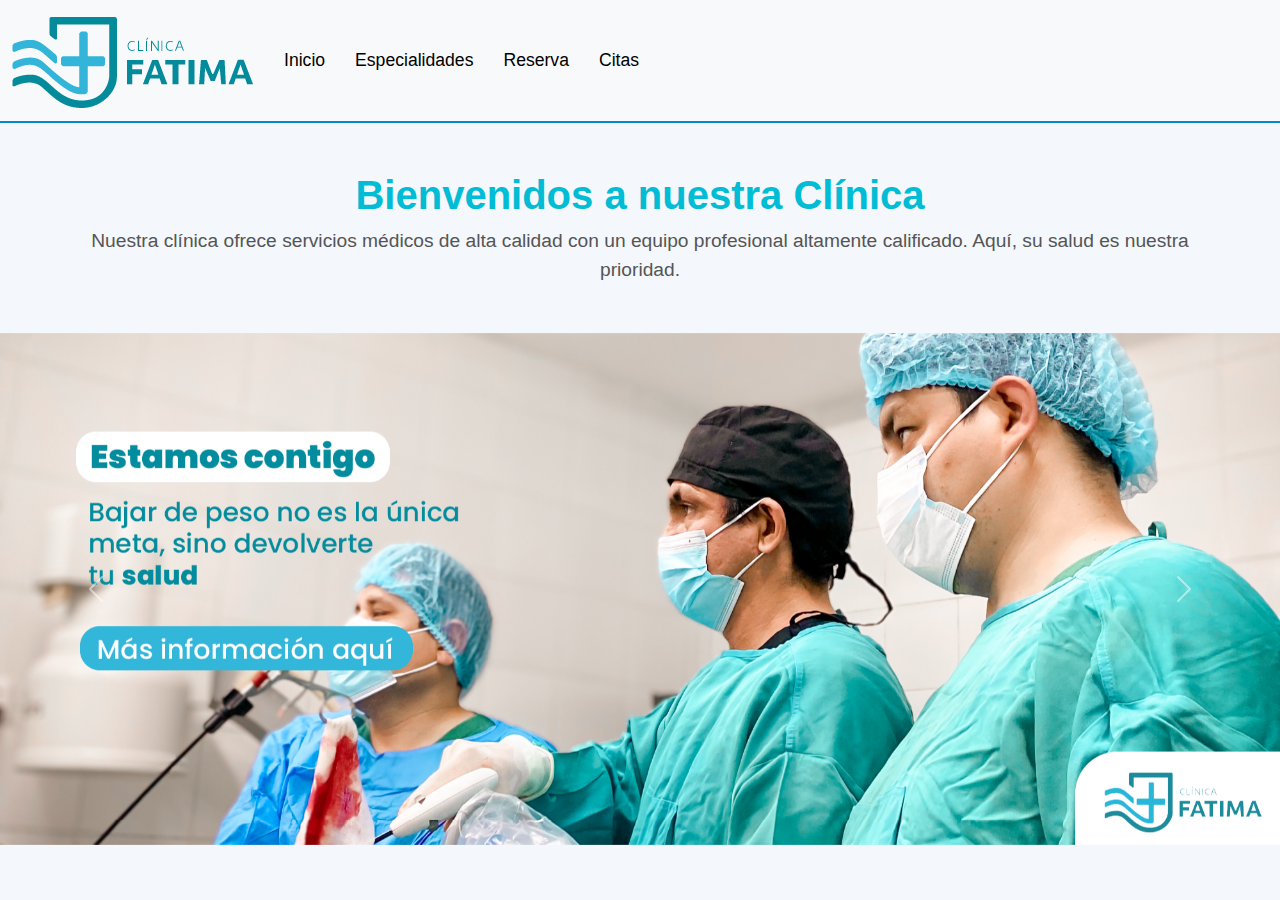
<file: clinica-reservas/index.html>
<!DOCTYPE html>
<html lang="es">

<head>
    <meta charset="UTF-8">
    <meta name="viewport" content="width=device-width, initial-scale=1.0">
    <title>Clínica de Reservas</title>
    <!-- CDN de Bootstrap 5 -->
    <link href="https://cdn.jsdelivr.net/npm/bootstrap@5.3.0-alpha1/dist/css/bootstrap.min.css" rel="stylesheet">
    <link href="css/estilos.css" rel="stylesheet">
</head>

<body>

    <!-- Barra de navegación (opcional) -->
    <nav class="navbar navbar-expand-lg navbar-light bg-light">
 
        <div class="container-fluid">
            <a class="navbar-brand" href="index.html">
            <img src="/clinica-reservas/img/fotos-clinica/Imagotipo_para_web.png" alt=""  class="d-inline-block align-text-top">
            </a>
            <button class="navbar-toggler" type="button" data-bs-toggle="collapse" data-bs-target="#navbarNav"
                aria-controls="navbarNav" aria-expanded="false" aria-label="Toggle navigation">
                <span class="navbar-toggler-icon"></span>
            </button>
            <div class="collapse navbar-collapse" id="navbarNav">
                <ul class="navbar-nav">
                    <li class="nav-item">
                        <a class="nav-link active" aria-current="page" href="index.html">Inicio</a>
                    </li>
                    <li class="nav-item">
                        <a class="nav-link" href="especialidades.html">Especialidades</a>
                    </li>
                    <li class="nav-item">
                        <a class="nav-link" href="reserva.html">Reserva</a>
                    </li>
                    <li class="nav-item">
                        <a class="nav-link" href="citas.html">Citas</a>
                    </li>
                </ul>
            </div>
        </div>
    </nav>

    <!-- Sección de presentación -->
    <div class="container my-5">
        <h1 class="text-center">Bienvenidos a nuestra Clínica</h1>
        <p class="lead text-center">Nuestra clínica ofrece servicios médicos de alta calidad con un equipo profesional altamente calificado. Aquí, su salud es nuestra prioridad.</p>
    </div>

    <!-- Carrusel de imágenes de la clínica -->
    <div id="carouselExampleAutoplaying" class="carousel slide" data-bs-ride="carousel">
        <div class="carousel-inner">
            <div class="carousel-item active">
                <img src="img/fotos-clinica/slide01.png" class="d-block w-100" alt="Instalación 1">
            </div>
            <div class="carousel-item">
                <img src="img/fotos-clinica/slide02.png" class="d-block w-100" alt="Instalación 2">
            </div>
            <div class="carousel-item">
                <img src="img/fotos-clinica/slide03.png" class="d-block w-100" alt="Instalación 3">
            </div>
        </div>
        <button class="carousel-control-prev" type="button" data-bs-target="#carouselExampleAutoplaying" data-bs-slide="prev">
            <span class="carousel-control-prev-icon" aria-hidden="true"></span>
            <span class="visually-hidden">Previous</span>
        </button>
        <button class="carousel-control-next" type="button" data-bs-target="#carouselExampleAutoplaying" data-bs-slide="next">
            <span class="carousel-control-next-icon" aria-hidden="true"></span>
            <span class="visually-hidden">Next</span>
        </button>
    </div>

    <!-- Scripts de Bootstrap 5 -->
    <script src="https://cdn.jsdelivr.net/npm/@popperjs/core@2.11.6/dist/umd/popper.min.js"></script>
    <script src="https://cdn.jsdelivr.net/npm/bootstrap@5.3.0-alpha1/dist/js/bootstrap.min.js"></script>

</body>

</html>
</file>
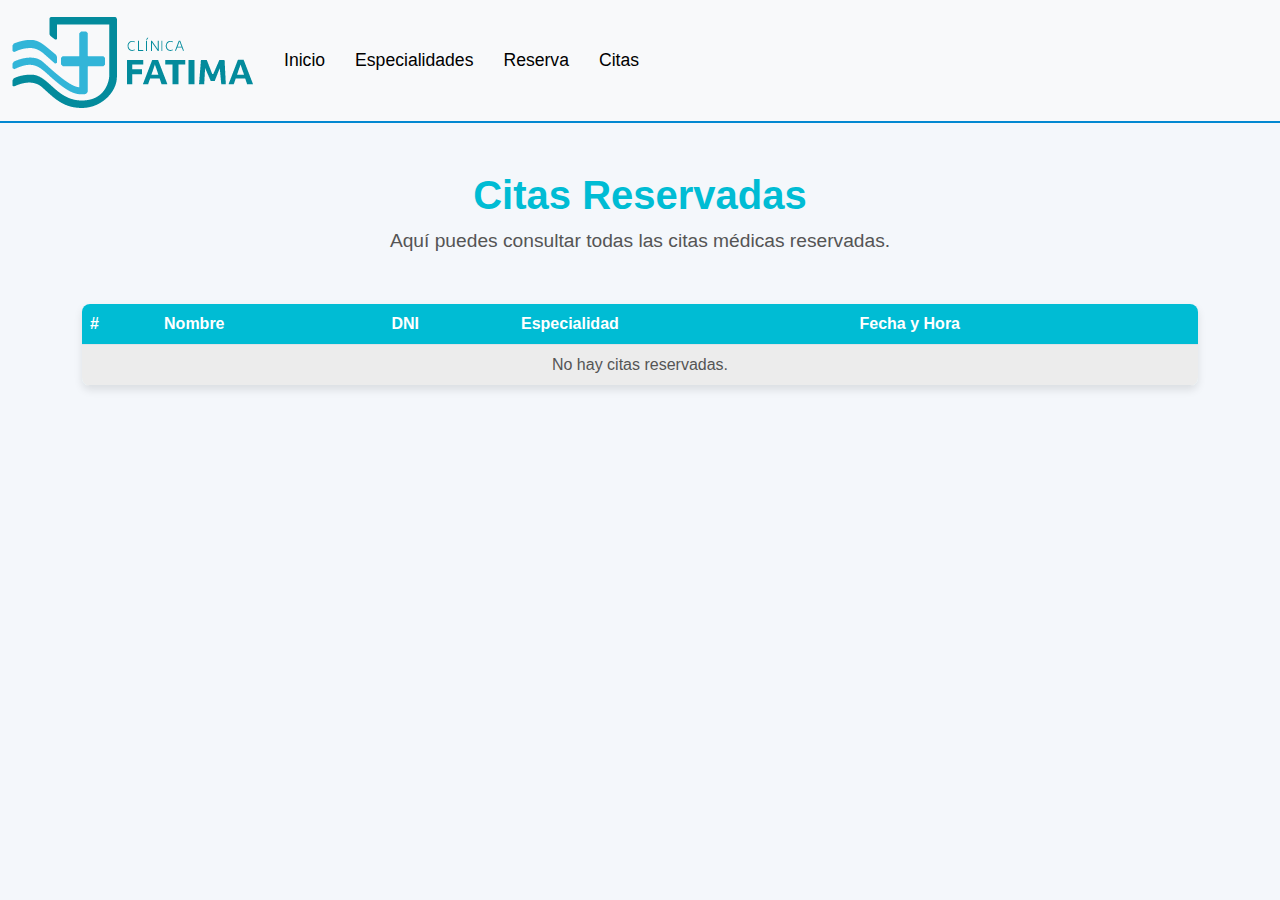
<file: clinica-reservas/citas.html>
<!DOCTYPE html>
<html lang="es">

<head>
    <meta charset="UTF-8">
    <meta name="viewport" content="width=device-width, initial-scale=1.0">
    <title>Citas Reservadas | Clínica de Reservas</title>
    <!-- CDN de Bootstrap 5 -->
    <link href="https://cdn.jsdelivr.net/npm/bootstrap@5.3.0-alpha1/dist/css/bootstrap.min.css" rel="stylesheet">
    <script src="https://cdn.jsdelivr.net/npm/@popperjs/core@2.11.6/dist/umd/popper.min.js"></script>
    <script src="https://cdn.jsdelivr.net/npm/bootstrap@5.3.0-alpha1/dist/js/bootstrap.min.js"></script>
    <link href="css/estilos.css" rel="stylesheet">
</head>

<body>
    <!-- Barra de navegación (opcional) -->
    <nav class="navbar navbar-expand-lg navbar-light bg-light">
 
        <div class="container-fluid">
            <a class="navbar-brand" href="index.html">
            <img src="/clinica-reservas/img/fotos-clinica/Imagotipo_para_web.png" alt=""  class="d-inline-block align-text-top">
            </a>
            <button class="navbar-toggler" type="button" data-bs-toggle="collapse" data-bs-target="#navbarNav"
                aria-controls="navbarNav" aria-expanded="false" aria-label="Toggle navigation">
                <span class="navbar-toggler-icon"></span>
            </button>
            <div class="collapse navbar-collapse" id="navbarNav">
                <ul class="navbar-nav">
                    <li class="nav-item">
                        <a class="nav-link active" aria-current="page" href="index.html">Inicio</a>
                    </li>
                    <li class="nav-item">
                        <a class="nav-link" href="especialidades.html">Especialidades</a>
                    </li>
                    <li class="nav-item">
                        <a class="nav-link" href="reserva.html">Reserva</a>
                    </li>
                    <li class="nav-item">
                        <a class="nav-link" href="citas.html">Citas</a>
                    </li>
                </ul>
            </div>
        </div>
    </nav>

    <!-- Título y Descripción -->
    <div class="container my-5">
        <h1 class="text-center">Citas Reservadas</h1>
        <p class="lead text-center">Aquí puedes consultar todas las citas médicas reservadas.</p>
    </div>

    <!-- Tabla de citas -->
    <div class="container">
        <table class="table table-striped">
            <thead>
                <tr>
                    <th scope="col">#</th>
                    <th scope="col">Nombre</th>
                    <th scope="col">DNI</th>
                    <th scope="col">Especialidad</th>
                    <th scope="col">Fecha y Hora</th>
                </tr>
            </thead>
            <tbody id="tablaCitas">
                <!-- Las citas se cargarán aquí dinámicamente con JavaScript -->
            </tbody>
        </table>
    </div>

<!-- Script para cargar las citas (archivo externo) -->
<script src="js/citas.js"></script>

</body>

</html>
</file>
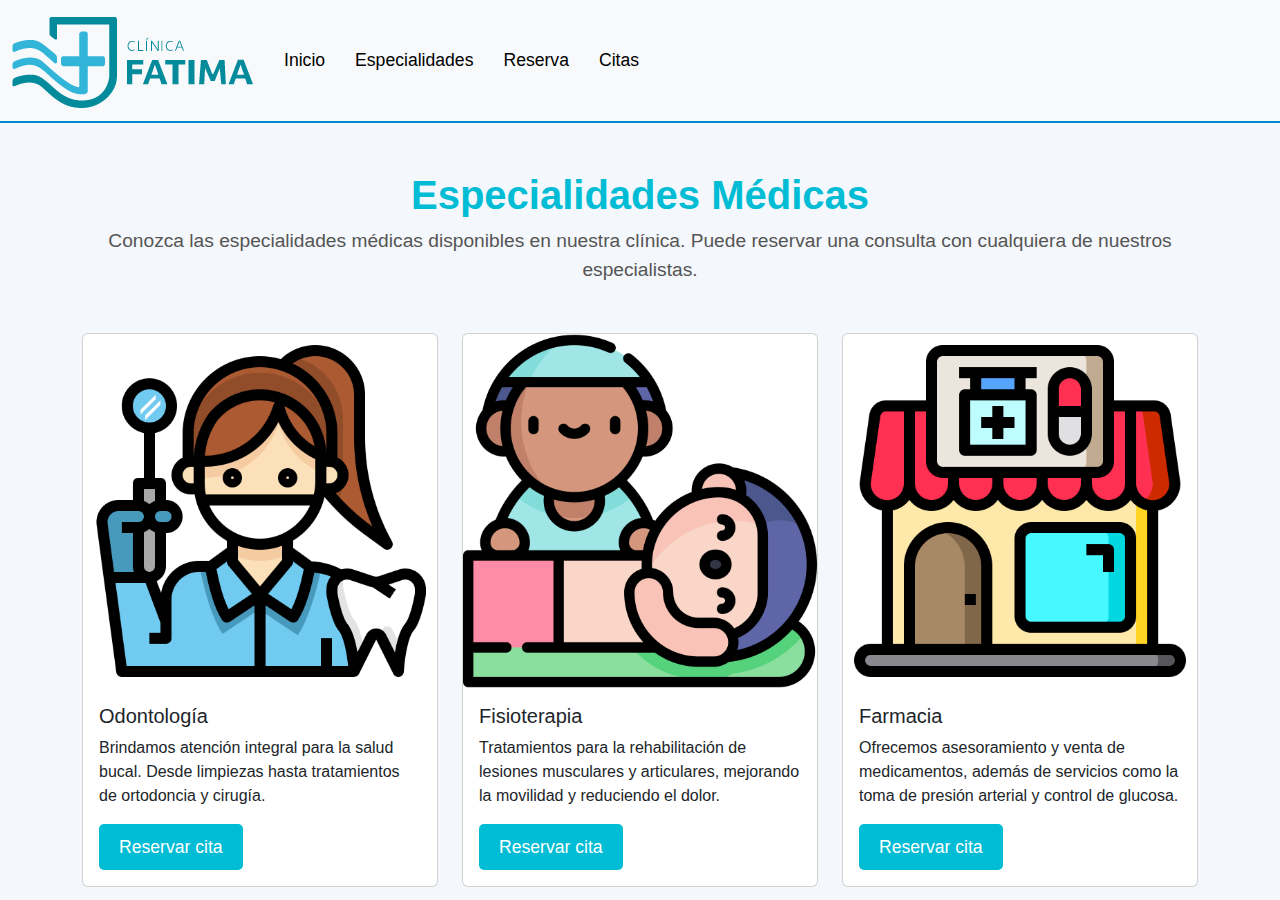
<file: clinica-reservas/especialidades.html>
<!DOCTYPE html>
<html lang="es">

<head>
    <meta charset="UTF-8">
    <meta name="viewport" content="width=device-width, initial-scale=1.0">
    <title>Especialidades | Clínica de Reservas</title>
    <!-- CDN de Bootstrap 5 -->
    <link href="https://cdn.jsdelivr.net/npm/bootstrap@5.3.0-alpha1/dist/css/bootstrap.min.css" rel="stylesheet">
    <link href="css/estilos.css" rel="stylesheet">
</head>

<body>

    <!-- Barra de navegación (opcional) -->
    <nav class="navbar navbar-expand-lg navbar-light bg-light">
 
        <div class="container-fluid">
            <a class="navbar-brand" href="index.html">
            <img src="/clinica-reservas/img/fotos-clinica/Imagotipo_para_web.png" alt=""  class="d-inline-block align-text-top">
            </a>
            <button class="navbar-toggler" type="button" data-bs-toggle="collapse" data-bs-target="#navbarNav"
                aria-controls="navbarNav" aria-expanded="false" aria-label="Toggle navigation">
                <span class="navbar-toggler-icon"></span>
            </button>
            <div class="collapse navbar-collapse" id="navbarNav">
                <ul class="navbar-nav">
                    <li class="nav-item">
                        <a class="nav-link active" aria-current="page" href="index.html">Inicio</a>
                    </li>
                    <li class="nav-item">
                        <a class="nav-link" href="especialidades.html">Especialidades</a>
                    </li>
                    <li class="nav-item">
                        <a class="nav-link" href="reserva.html">Reserva</a>
                    </li>
                    <li class="nav-item">
                        <a class="nav-link" href="citas.html">Citas</a>
                    </li>
                </ul>
            </div>
        </div>
    </nav>

    <!-- Título de la página -->
    <div class="container my-5">
        <h1 class="text-center">Especialidades Médicas</h1>
        <p class="lead text-center">Conozca las especialidades médicas disponibles en nuestra clínica. Puede reservar una consulta con cualquiera de nuestros especialistas.</p>
    </div>

    <!-- Sección de tarjetas de especialidades -->
    <div class="container">
        <div class="row row-cols-1 row-cols-md-3 g-4">

            <!-- Odontología -->
            <div class="col">
                <div class="card">
                    <img src="img/fotos-clinica/odontologia.png" class="card-img-top" alt="Odontología">
                    <div class="card-body">
                        <h5 class="card-title">Odontología</h5>
                        <p class="card-text">Brindamos atención integral para la salud bucal. Desde limpiezas hasta tratamientos de ortodoncia y cirugía.</p>
                        <a href="reserva.html" class="btn btn-primary">Reservar cita</a>
                    </div>
                </div>
            </div>

            <!-- Fisioterapia -->
            <div class="col">
                <div class="card">
                    <img src="img/fotos-clinica/fisioterapia.png" class="card-img-top" alt="Fisioterapia">
                    <div class="card-body">
                        <h5 class="card-title">Fisioterapia</h5>
                        <p class="card-text">Tratamientos para la rehabilitación de lesiones musculares y articulares, mejorando la movilidad y reduciendo el dolor.</p>
                        <a href="reserva.html" class="btn btn-primary">Reservar cita</a>
                    </div>
                </div>
            </div>

            <!-- Farmacia -->
            <div class="col">
                <div class="card">
                    <img src="img/fotos-clinica/farmacia.png" class="card-img-top" alt="Farmacia">
                    <div class="card-body">
                        <h5 class="card-title">Farmacia</h5>
                        <p class="card-text">Ofrecemos asesoramiento y venta de medicamentos, además de servicios como la toma de presión arterial y control de glucosa.</p>
                        <a href="reserva.html" class="btn btn-primary">Reservar cita</a>
                    </div>
                </div>
            </div>

        </div>
    </div>

    <!-- Scripts de Bootstrap 5 -->
    <script src="https://cdn.jsdelivr.net/npm/@popperjs/core@2.11.6/dist/umd/popper.min.js"></script>
    <script src="https://cdn.jsdelivr.net/npm/bootstrap@5.3.0-alpha1/dist/js/bootstrap.min.js"></script>

</body>

</html>
</file>
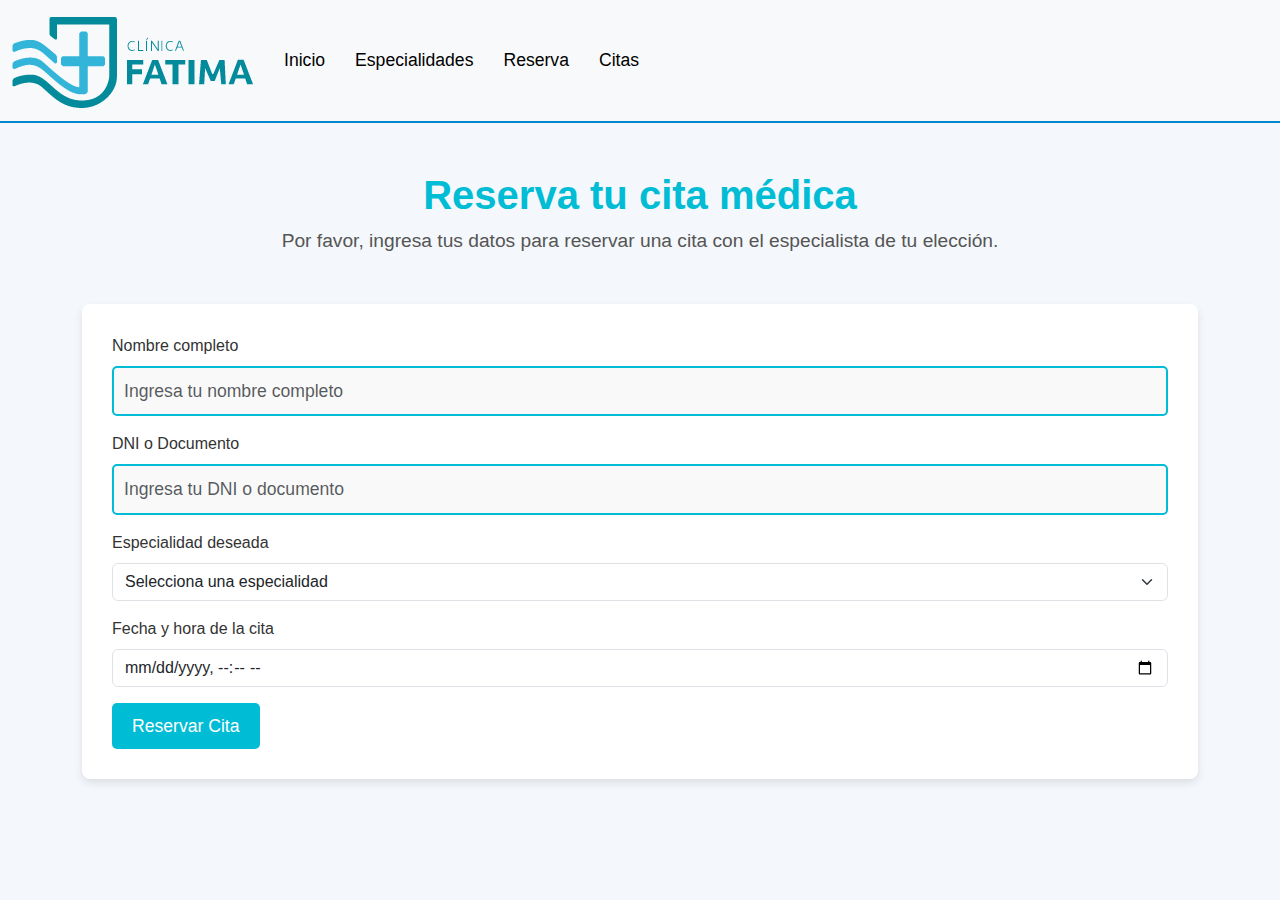
<file: clinica-reservas/reserva.html>
<!DOCTYPE html>
<html lang="es">

<head>
    <meta charset="UTF-8">
    <meta name="viewport" content="width=device-width, initial-scale=1.0">
    <title>Reserva de Cita | Clínica de Reservas</title>
    <!-- CDN de Bootstrap 5 -->
    <link href="https://cdn.jsdelivr.net/npm/bootstrap@5.3.0-alpha1/dist/css/bootstrap.min.css" rel="stylesheet">
    <script src="https://cdn.jsdelivr.net/npm/@popperjs/core@2.11.6/dist/umd/popper.min.js"></script>
    <script src="https://cdn.jsdelivr.net/npm/bootstrap@5.3.0-alpha1/dist/js/bootstrap.min.js"></script>
    <link href="css/estilos.css" rel="stylesheet">
</head>

<body>

    <!-- Barra de navegación (opcional) -->
    <nav class="navbar navbar-expand-lg navbar-light bg-light">
 
        <div class="container-fluid">
            <a class="navbar-brand" href="index.html">
            <img src="/clinica-reservas/img/fotos-clinica/Imagotipo_para_web.png" alt=""  class="d-inline-block align-text-top">
            </a>
            <button class="navbar-toggler" type="button" data-bs-toggle="collapse" data-bs-target="#navbarNav"
                aria-controls="navbarNav" aria-expanded="false" aria-label="Toggle navigation">
                <span class="navbar-toggler-icon"></span>
            </button>
            <div class="collapse navbar-collapse" id="navbarNav">
                <ul class="navbar-nav">
                    <li class="nav-item">
                        <a class="nav-link active" aria-current="page" href="index.html">Inicio</a>
                    </li>
                    <li class="nav-item">
                        <a class="nav-link" href="especialidades.html">Especialidades</a>
                    </li>
                    <li class="nav-item">
                        <a class="nav-link" href="reserva.html">Reserva</a>
                    </li>
                    <li class="nav-item">
                        <a class="nav-link" href="citas.html">Citas</a>
                    </li>
                </ul>
            </div>
        </div>
    </nav>

    <!-- Título y Descripción -->
    <div class="container my-5">
        <h1 class="text-center">Reserva tu cita médica</h1>
        <p class="lead text-center">Por favor, ingresa tus datos para reservar una cita con el especialista de tu elección.</p>
    </div>

    <!-- Formulario de reserva -->
    <div class="container">
        <form id="formReserva">
            <div class="mb-3">
                <label for="nombre" class="form-label">Nombre completo</label>
                <input type="text" class="form-control" id="nombre" placeholder="Ingresa tu nombre completo" required>
            </div>
            <div class="mb-3">
                <label for="dni" class="form-label">DNI o Documento</label>
                <input type="text" class="form-control" id="dni" placeholder="Ingresa tu DNI o documento" required>
            </div>
            <div class="mb-3">
                <label for="especialidad" class="form-label">Especialidad deseada</label>
                <select class="form-select" id="especialidad" required>
                    <option value="">Selecciona una especialidad</option>
                    <option value="Cardiología">Cardiología</option>
                    <option value="Pediatría">Pediatría</option>
                    <option value="Traumatología">Traumatología</option>
                    <option value="Dermatología">Dermatología</option>
                    <option value="Odontología">Odontología</option>
                </select>
            </div>
            <div class="mb-3">
                <label for="fechaHora" class="form-label">Fecha y hora de la cita</label>
                <input type="datetime-local" class="form-control" id="fechaHora" required>
            </div>
            <button type="submit" class="btn btn-primary">Reservar Cita</button>
        </form>
    </div>

    <!-- Confirmación de la reserva -->
    <div id="confirmacion" class="container my-5" style="display: none;">
        <h2>Confirmación de la Cita</h2>
        <p><strong>Nombre:</strong> <span id="confNombre"></span></p>
        <p><strong>DNI:</strong> <span id="confDni"></span></p>
        <p><strong>Especialidad:</strong> <span id="confEspecialidad"></span></p>
        <p><strong>Fecha y hora:</strong> <span id="confFechaHora"></span></p>
        <button class="btn btn-success" onclick="window.location.href='index.html'">Volver a la página de inicio</button>
    </div>

    <!-- Script de validación y confirmación  (archivo externo)-->
 
<script src="js/formulario.js"></script>

</body>

</html>
</file>
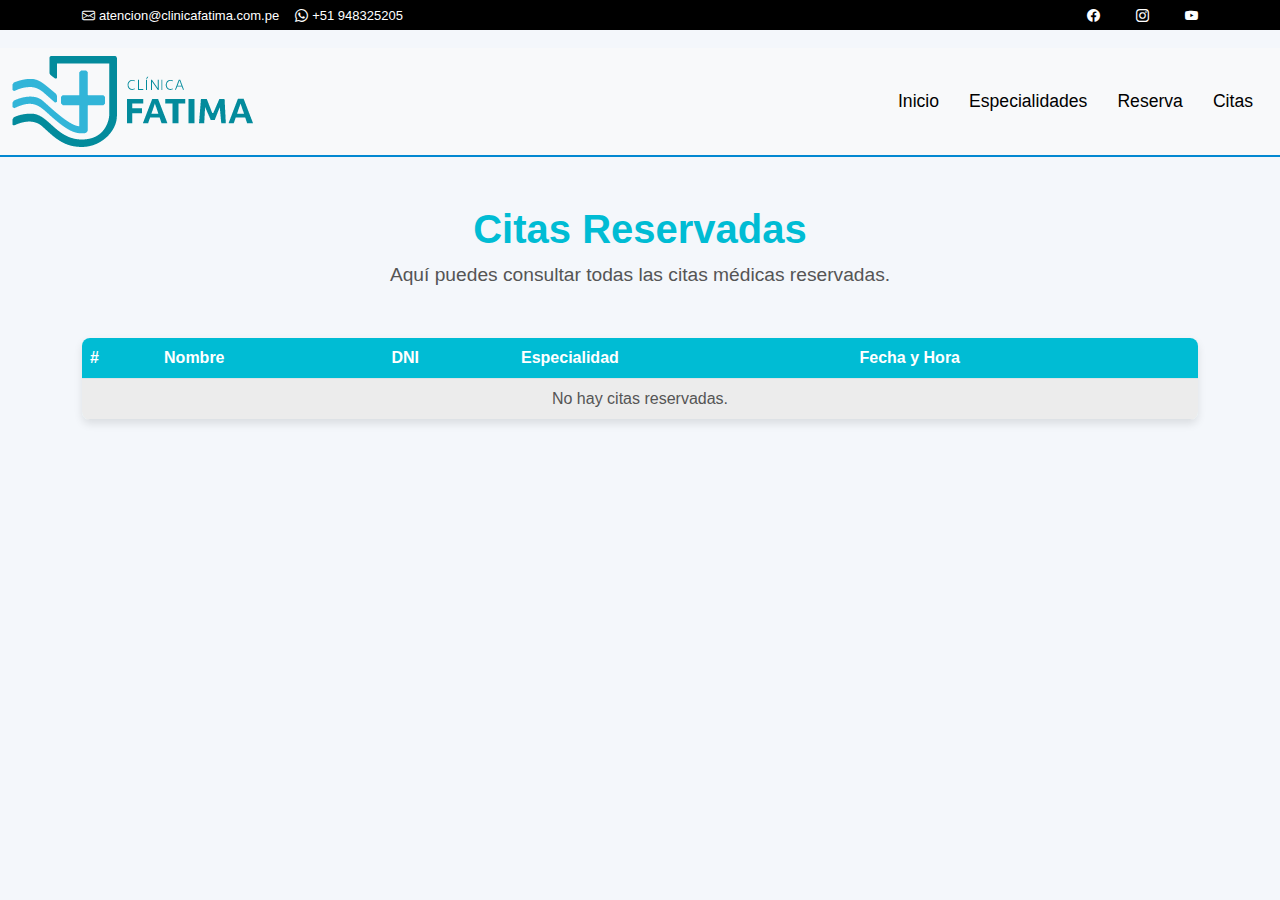
<file: examen-ingenieria-web-unidad-01/clinica-reservas/citas.html>
<!DOCTYPE html>
<html lang="es">

<head>
    <meta charset="UTF-8">
    <meta name="viewport" content="width=device-width, initial-scale=1.0">
    <title>Citas Reservadas | Clínica de Reservas</title>
    <!-- CDN de Bootstrap 5 -->
    <link href="https://cdn.jsdelivr.net/npm/bootstrap@5.3.0-alpha1/dist/css/bootstrap.min.css" rel="stylesheet">
    <script src="https://cdn.jsdelivr.net/npm/@popperjs/core@2.11.6/dist/umd/popper.min.js"></script>
    <script src="https://cdn.jsdelivr.net/npm/bootstrap@5.3.0-alpha1/dist/js/bootstrap.min.js"></script>
    <link href="css/estilos.css" rel="stylesheet">
    <link href="https://cdn.jsdelivr.net/npm/bootstrap-icons/font/bootstrap-icons.css" rel="stylesheet">
</head>

<body>
    <div id="topbar" class="d-flex align-items-center fixed-top">
    <div class="container d-flex justify-content-between">
        <!-- Información de contacto -->
        <div class="contact-info d-flex align-items-center">
            <i class="bi bi-envelope"></i>
            <a href="mailto:atencionalcliente@clinicafatima.com.pe">atencion@clinicafatima.com.pe</a>
            <i class="bi bi-whatsapp ms-3"></i>
            <a href="https://api.whatsapp.com/send?phone=51948325205&text=Hola,%20me%20gustaría%20agendar%20una%20cita%20médica,%20por%20favor." target="_blank">+51 948325205</a>
        </div>

        <!-- Enlaces de redes sociales -->
        <div class="d-none d-lg-flex social-links align-items-center">
            <a href="https://web.facebook.com/ClinicaFatimaPe/" target="_blank" class="facebook ms-3"><i class="bi bi-facebook"></i></a>
            <a href="https://www.instagram.com/clinicafatimatrujillo/" target="_blank" class="instagram ms-3"><i class="bi bi-instagram"></i></a>
            <a href="https://www.youtube.com/@clinicafatima1353" target="_blank" class="youtube ms-3"><i class="bi bi-youtube"></i></a>
        </div>
    </div>
</div>
<nav class="navbar navbar-expand-lg navbar-light bg-light mt-5">
    <div class="container-fluid">
        <img src="img/fotos-clinica/Imagotipo_para_web.png" alt="Imagotipo Clínica" class="d-inline-block align-text-top">
        <button class="navbar-toggler" type="button" data-bs-toggle="collapse" data-bs-target="#navbarNav"
            aria-controls="navbarNav" aria-expanded="false" aria-label="Toggle navigation">
            <span class="navbar-toggler-icon"></span>
        </button>
        <div class="collapse navbar-collapse" id="navbarNav">
            <ul class="navbar-nav ms-auto"> <!-- Agregamos ms-auto aquí -->
                <li class="nav-item">
                    <a class="nav-link active" aria-current="page" href="index.html">Inicio</a>
                </li>
                <li class="nav-item">
                    <a class="nav-link" href="especialidades.html">Especialidades</a>
                </li>
                <li class="nav-item">
                    <a class="nav-link" href="reserva.html">Reserva</a>
                </li>
                <li class="nav-item">
                    <a class="nav-link" href="citas.html">Citas</a>
                </ul>
            </div>
        </div>
    </nav>

    <!-- Título y Descripción -->
    <div class="container my-5">
        <h1 class="text-center">Citas Reservadas</h1>
        <p class="lead text-center">Aquí puedes consultar todas las citas médicas reservadas.</p>
    </div>

    <!-- Tabla de citas -->
    <div class="container">
        <table class="table table-striped">
            <thead>
                <tr>
                    <th scope="col">#</th>
                    <th scope="col">Nombre</th>
                    <th scope="col">DNI</th>
                    <th scope="col">Especialidad</th>
                    <th scope="col">Fecha y Hora</th>
                </tr>
            </thead>
            <tbody id="tablaCitas">
                <!-- Las citas se cargarán aquí dinámicamente con JavaScript -->
            </tbody>
        </table>
    </div>

<!-- Script para cargar las citas (archivo externo) -->
<script src="js/citas.js"></script>

</body>

</html>
</file>
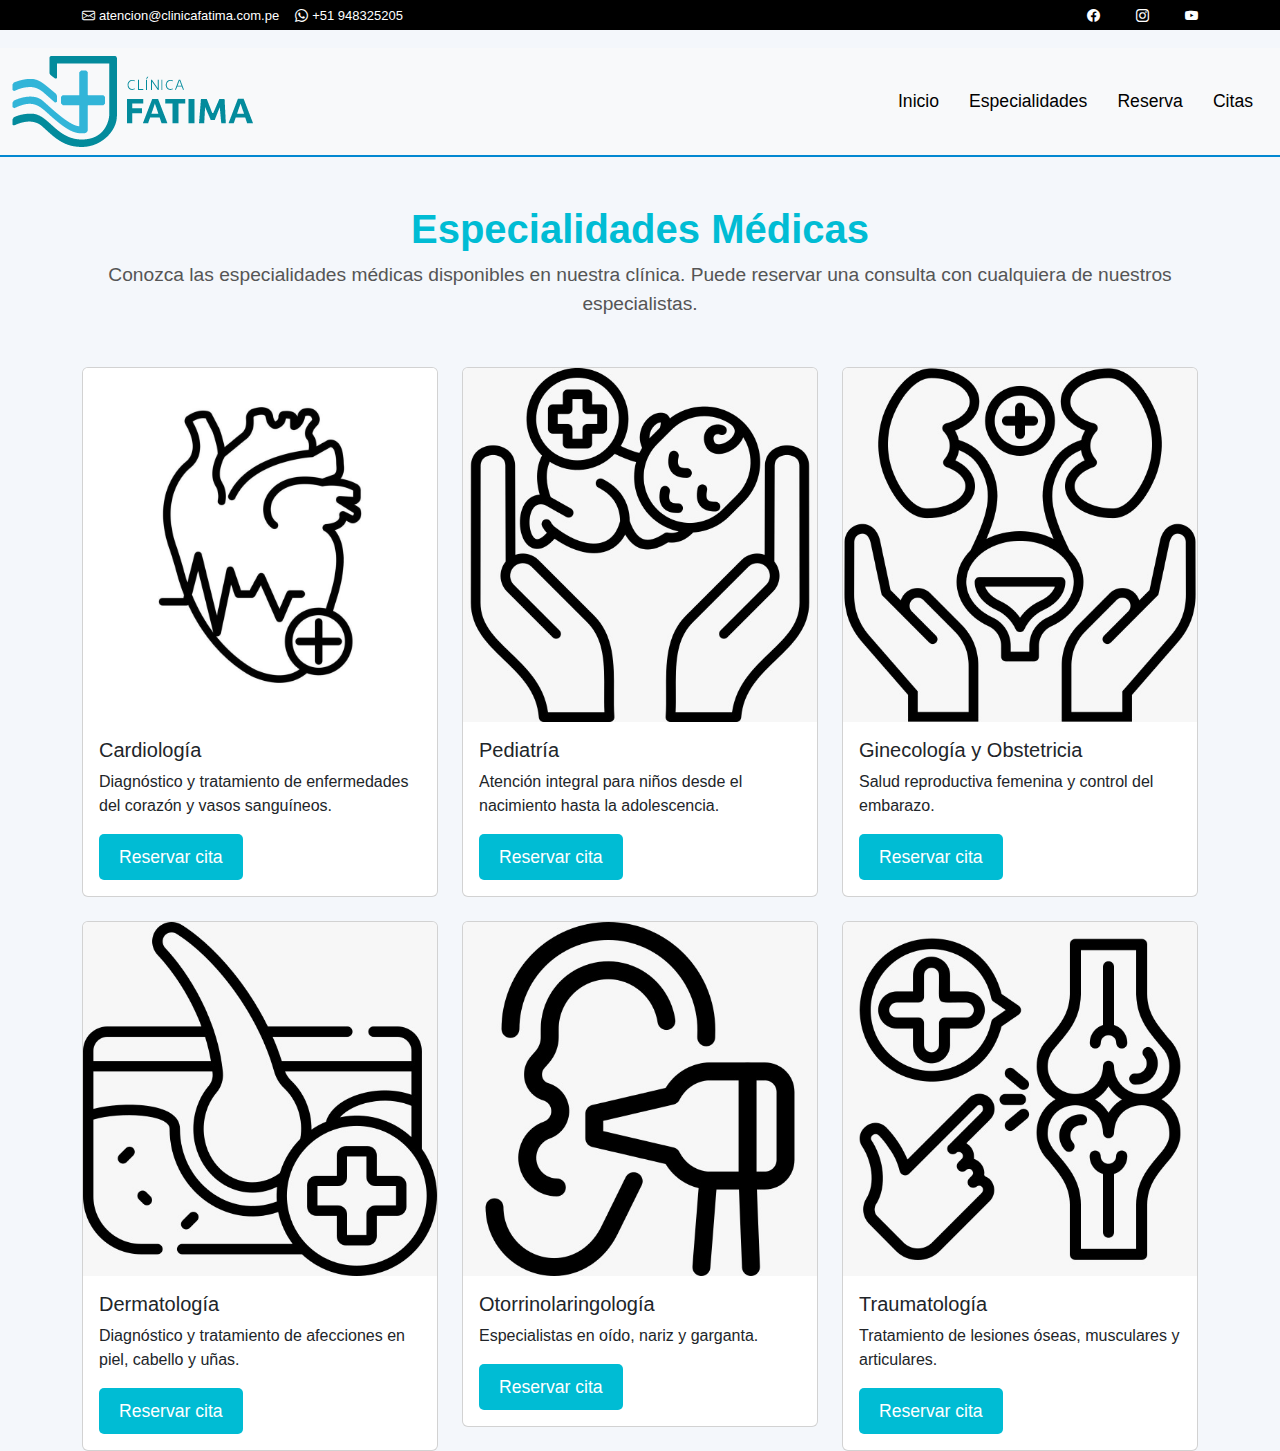
<file: examen-ingenieria-web-unidad-01/clinica-reservas/especialidades.html>
<!DOCTYPE html>
<html lang="es">

<head>
    <meta charset="UTF-8">
    <meta name="viewport" content="width=device-width, initial-scale=1.0">
    <title>Especialidades | Clínica de Reservas</title>
    <!-- CDN de Bootstrap 5 -->
    <link href="https://cdn.jsdelivr.net/npm/bootstrap@5.3.0-alpha1/dist/css/bootstrap.min.css" rel="stylesheet">
    <link href="css/estilos.css" rel="stylesheet">
    <link href="https://cdn.jsdelivr.net/npm/bootstrap-icons/font/bootstrap-icons.css" rel="stylesheet">
</head>

<body>
    <div id="topbar" class="d-flex align-items-center fixed-top">
    <div class="container d-flex justify-content-between">
        <!-- Información de contacto -->
        <div class="contact-info d-flex align-items-center">
            <i class="bi bi-envelope"></i>
            <a href="mailto:atencionalcliente@clinicafatima.com.pe">atencion@clinicafatima.com.pe</a>
            <i class="bi bi-whatsapp ms-3"></i>
            <a href="https://api.whatsapp.com/send?phone=51948325205&text=Hola,%20me%20gustaría%20agendar%20una%20cita%20médica,%20por%20favor." target="_blank">+51 948325205</a>
        </div>

        <!-- Enlaces de redes sociales -->
        <div class="d-none d-lg-flex social-links align-items-center">
            <a href="https://web.facebook.com/ClinicaFatimaPe/" target="_blank" class="facebook ms-3"><i class="bi bi-facebook"></i></a>
            <a href="https://www.instagram.com/clinicafatimatrujillo/" target="_blank" class="instagram ms-3"><i class="bi bi-instagram"></i></a>
            <a href="https://www.youtube.com/@clinicafatima1353" target="_blank" class="youtube ms-3"><i class="bi bi-youtube"></i></a>
        </div>
    </div>
</div>
<nav class="navbar navbar-expand-lg navbar-light bg-light mt-5">
    <div class="container-fluid">
        <img src="img/fotos-clinica/Imagotipo_para_web.png" alt="Imagotipo Clínica" class="d-inline-block align-text-top">
        <button class="navbar-toggler" type="button" data-bs-toggle="collapse" data-bs-target="#navbarNav"
            aria-controls="navbarNav" aria-expanded="false" aria-label="Toggle navigation">
            <span class="navbar-toggler-icon"></span>
        </button>
        <div class="collapse navbar-collapse" id="navbarNav">
            <ul class="navbar-nav ms-auto"> <!-- Agregamos ms-auto aquí -->
                <li class="nav-item">
                    <a class="nav-link active" aria-current="page" href="index.html">Inicio</a>
                </li>
                <li class="nav-item">
                    <a class="nav-link" href="especialidades.html">Especialidades</a>
                </li>
                <li class="nav-item">
                    <a class="nav-link" href="reserva.html">Reserva</a>
                </li>
                <li class="nav-item">
                    <a class="nav-link" href="citas.html">Citas</a>
                </ul>
            </div>
        </div>
    </nav>

    <!-- Título de la página -->
    <div class="container my-5">
        <h1 class="text-center">Especialidades Médicas</h1>
        <p class="lead text-center">Conozca las especialidades médicas disponibles en nuestra clínica. Puede reservar una consulta con cualquiera de nuestros especialistas.</p>
    </div>

    <!-- Sección de tarjetas de especialidades -->
    <div class="container">
        <div class="row row-cols-1 row-cols-md-3 g-4">

        <!-- Cardiología -->
        <div class="col-md-4">
            <div class="card">
                <img src="img/fotos-clinica/especialidad (1).jpg" class="card-img-top" alt="Cardiología">
                <div class="card-body">
                    <h5 class="card-title">Cardiología</h5>
                    <p class="card-text">Diagnóstico y tratamiento de enfermedades del corazón y vasos sanguíneos.</p>
                    <a href="reserva.html" class="btn btn-primary">Reservar cita</a>
                </div>
            </div>
        </div>

        <!-- Pediatría -->
        <div class="col-md-4">
            <div class="card">
                <img src="img/fotos-clinica/especialidad (7).jpg" class="card-img-top" alt="Pediatría">
                <div class="card-body">
                    <h5 class="card-title">Pediatría</h5>
                    <p class="card-text">Atención integral para niños desde el nacimiento hasta la adolescencia.</p>
                    <a href="reserva.html" class="btn btn-primary">Reservar cita</a>
                </div>
            </div>
        </div>

        <!-- Ginecología y Obstetricia -->
        <div class="col-md-4">
            <div class="card">
                <img src="img/fotos-clinica/especialidad (5).jpg" class="card-img-top" alt="Ginecología y Obstetricia">
                <div class="card-body">
                    <h5 class="card-title">Ginecología y Obstetricia</h5>
                    <p class="card-text">Salud reproductiva femenina y control del embarazo.</p>
                    <a href="reserva.html" class="btn btn-primary">Reservar cita</a>
                </div>
            </div>
        </div>

        <!-- Dermatología -->
        <div class="col-md-4">
            <div class="card">
                <img src="img/fotos-clinica/especialidad (6).jpg" class="card-img-top" alt="Dermatología">
                <div class="card-body">
                    <h5 class="card-title">Dermatología</h5>
                    <p class="card-text">Diagnóstico y tratamiento de afecciones en piel, cabello y uñas.</p>
                    <a href="reserva.html" class="btn btn-primary">Reservar cita</a>
                </div>
            </div>
        </div>

        <!-- Otorrinolaringología -->
        <div class="col-md-4">
            <div class="card">
                <img src="img/fotos-clinica/especialidad (3).jpg" class="card-img-top" alt="Otorrinolaringología">
                <div class="card-body">
                    <h5 class="card-title">Otorrinolaringología</h5>
                    <p class="card-text">Especialistas en oído, nariz y garganta.</p>
                    <a href="reserva.html" class="btn btn-primary">Reservar cita</a>
                </div>
            </div>
        </div>

        <!-- Traumatología -->
        <div class="col-md-4">
            <div class="card">
                <img src="img/fotos-clinica/especialidad (2).jpg" class="card-img-top" alt="Traumatología">
                <div class="card-body">
                    <h5 class="card-title">Traumatología</h5>
                    <p class="card-text">Tratamiento de lesiones óseas, musculares y articulares.</p>
                    <a href="reserva.html" class="btn btn-primary">Reservar cita</a>
                </div>
            </div>
        </div>
     
        </div>
    </div>

    <!-- Scripts de Bootstrap 5 -->
    <script src="https://cdn.jsdelivr.net/npm/@popperjs/core@2.11.6/dist/umd/popper.min.js"></script>
    <script src="https://cdn.jsdelivr.net/npm/bootstrap@5.3.0-alpha1/dist/js/bootstrap.min.js"></script>

</body>

</html>
</file>
<file: clinica-reservas/css/estilos.css>
/* Estilos generales */
body {
    font-family: 'Arial', sans-serif;
    background-color: #f4f7fb; /* Fondo de página */
    color: #333; /* Color de texto */
    margin: 0;
    padding: 0;
}

/* Barra de navegación */
.navbar {
    background-color: #00bcd4; /* Celeste claro */
    border-bottom: 2px solid #0288d1; /* Celeste oscuro */
}

.navbar .navbar-brand {
    color: white;
    font-weight: bold;
    font-size: 1.5rem;
}

.navbar .navbar-nav .nav-link {
    color: rgb(0, 0, 0);
    font-size: 1.1rem;
    padding: 8px 15px;
}

.navbar .navbar-nav .nav-link:hover {
    background-color: #0288d1; /* Celeste oscuro */
    border-radius: 5px;
}

/* Títulos y texto principal */
h1 {
    color: #00bcd4;
    font-size: 2.5rem;
    font-weight: bold;
}

.lead {
    font-size: 1.2rem;
    color: #555;
}

/* Estilo de la tabla */
.table {
    margin-top: 30px;
    background-color: white;
    border-radius: 8px;
    overflow: hidden;
    box-shadow: 0 4px 8px rgba(0, 0, 0, 0.1);
}

.table th {
    background-color: #00bcd4; /* Celeste claro */
    color: white;
    font-weight: bold;
}

.table td {
    background-color: #f9f9f9;
    color: #555;
}

.table-striped tbody tr:nth-child(odd) {
    background-color: #e0f7fa; /* Celeste muy suave */
}

.table tbody tr:hover {
    background-color: #b2ebf2; /* Hover con celeste más oscuro */
    cursor: pointer;
}

/* Estilos para los botones */
.btn {
    background-color: #00bcd4;
    color: white;
    font-size: 1.1rem;
    border: none;
    padding: 10px 20px;
    border-radius: 5px;
    cursor: pointer;
    transition: background-color 0.3s ease;
}

.btn:hover {
    background-color: #0288d1; /* Celeste oscuro */
}

/* Confirmación */
#confirmacion {
    display: none;
    background-color: #e0f7fa;
    padding: 20px;
    border-radius: 8px;
    box-shadow: 0 4px 8px rgba(0, 0, 0, 0.1);
    margin-top: 20px;
}

#confirmacion h3 {
    font-size: 1.5rem;
    color: #0288d1;
}

#confirmacion p {
    font-size: 1.1rem;
}

/* Formulario de reserva */
#formReserva {
    background-color: white;
    padding: 30px;
    border-radius: 8px;
    box-shadow: 0 4px 8px rgba(0, 0, 0, 0.1);
    margin-top: 30px;
}

/* Estilo de los campos del formulario */
input[type="text"], input[type="date"], select {
    width: 100%;
    padding: 10px;
    margin-bottom: 15px;
    border: 2px solid #00bcd4;
    border-radius: 5px;
    background-color: #f9f9f9;
    font-size: 1.1rem;
    color: #333;
}

input[type="text"]:focus, input[type="date"]:focus, select:focus {
    border-color: #0288d1;
    outline: none;
}

/* Estilo del mensaje de confirmación */
#confNombre, #confDni, #confEspecialidad, #confFechaHora {
    font-size: 1.1rem;
    color: #0288d1;
    margin-top: 10px;
}

/* Ajuste del diseño para pantallas pequeñas */
@media (max-width: 768px) {
    .navbar-brand {
        font-size: 1.2rem;
    }

    .table th, .table td {
        font-size: 0.9rem;
    }

    h1 {
        font-size: 2rem;
    }

    .btn {
        font-size: 1rem;
        padding: 8px 16px;
    }

    #formReserva {
        padding: 20px;
    }

    .container {
        padding: 15px;
    }
}
</file>
<file: examen-ingenieria-web-unidad-01/clinica-reservas/css/estilos.css>
/* Estilos generales */
body {
    font-family: 'Arial', sans-serif;
    background-color: #f4f7fb; /* Fondo de página */
    color: #333; /* Color de texto */
    margin: 0;
    padding: 0;
}

 


/* Barra de navegación */
.navbar {
    background-color: #00bcd4; /* Celeste claro */
    border-bottom: 2px solid #0288d1; /* Celeste oscuro */
}

.navbar .navbar-brand {
    color: white;
    font-weight: bold;
    font-size: 1.5rem;
}

.navbar .navbar-nav .nav-link {
    color: rgb(0, 0, 0);
    font-size: 1.1rem;
    padding: 8px 15px;
}

.navbar .navbar-nav .nav-link:hover {
    background-color: #0288d1; /* Celeste oscuro */
    border-radius: 5px;
}

/* Títulos y texto principal */
h1 {
    color: #00bcd4;
    font-size: 2.5rem;
    font-weight: bold;
}

.lead {
    font-size: 1.2rem;
    color: #555;
}

/* Estilo de la tabla */
.table {
    margin-top: 30px;
    background-color: white;
    border-radius: 8px;
    overflow: hidden;
    box-shadow: 0 4px 8px rgba(0, 0, 0, 0.1);
}

.table th {
    background-color: #00bcd4; /* Celeste claro */
    color: white;
    font-weight: bold;
}

.table td {
    background-color: #f9f9f9;
    color: #555;
}

.table-striped tbody tr:nth-child(odd) {
    background-color: #e0f7fa; /* Celeste muy suave */
}

.table tbody tr:hover {
    background-color: #b2ebf2; /* Hover con celeste más oscuro */
    cursor: pointer;
}

/* Estilos para los botones */
.btn {
    background-color: #00bcd4;
    color: white;
    font-size: 1.1rem;
    border: none;
    padding: 10px 20px;
    border-radius: 5px;
    cursor: pointer;
    transition: background-color 0.3s ease;
}

.btn:hover {
    background-color: #0288d1; /* Celeste oscuro */
}

/* Confirmación */
#confirmacion {
    display: none;
    background-color: #e0f7fa;
    padding: 20px;
    border-radius: 8px;
    box-shadow: 0 4px 8px rgba(0, 0, 0, 0.1);
    margin-top: 20px;
}

#confirmacion h3 {
    font-size: 1.5rem;
    color: #0288d1;
}

#confirmacion p {
    font-size: 1.1rem;
}

/* Formulario de reserva */
#formReserva {
    background-color: white;
    padding: 30px;
    border-radius: 8px;
    box-shadow: 0 4px 8px rgba(0, 0, 0, 0.1);
    margin-top: 30px;
}

/* Estilo de los campos del formulario */
input[type="text"], input[type="date"], select {
    width: 100%;
    padding: 10px;
    margin-bottom: 15px;
    border: 2px solid #00bcd4;
    border-radius: 5px;
    background-color: #f9f9f9;
    font-size: 1.1rem;
    color: #333;
}

input[type="text"]:focus, input[type="date"]:focus, select:focus {
    border-color: #0288d1;
    outline: none;
}

/* Estilo del mensaje de confirmación */
#confNombre, #confDni, #confEspecialidad, #confFechaHora {
    font-size: 1.1rem;
    color: #0288d1;
    margin-top: 10px;
}

/* Ajuste del diseño para pantallas pequeñas */
@media (max-width: 768px) {
    .navbar-brand {
        font-size: 1.2rem;
    }

    .table th, .table td {
        font-size: 0.9rem;
    }

    h1 {
        font-size: 2rem;
    }

    .btn {
        font-size: 1rem;
        padding: 8px 16px;
    }

    #formReserva {
        padding: 20px;
    }

    .container {
        padding: 15px;
    }
}
/* Estilos para el footer */
.footer {
    background-color: #00bcd4; /* Celeste claro */
    color: rgb(0, 0, 0);
    padding-top: 30px;
    padding-bottom: 30px;
}

.footer h5 {
    font-size: 1.25rem;
    margin-bottom: 15px;
    font-weight: bold;
}

.footer p {
    font-size: 1rem;
    line-height: 1.5;
}

.footer a {
    color: rgb(0, 0, 0);
    text-decoration: none;
}

.footer a:hover {
    text-decoration: underline;
}

.footer .form-control {
    border-radius: 0.25rem;
    padding: 0.75rem;
}

.footer button {
    background-color: #007bff;
    color: rgb(0, 0, 0);
    border: none;
    border-radius: 0.25rem;
    padding: 0.75rem 1.25rem;
    cursor: pointer;
}

.footer button:hover {
    background-color: #0056b3;
}

/* Diseño responsivo para el footer */
@media (max-width: 768px) {
    .footer .row {
        text-align: center;
    }

    .footer .col-md-3 {
        margin-bottom: 20px;
    }
}

.footer hr {
    border-color: white;
    margin-top: 20px;
}

.footer .text-center {
    font-size: 0.875rem;
}












#topbar{
    background: #000000;
    height: 30px;
    font-size: 13px;
    transition: all 0.5s;
    z-index: 996;
}

#topbar .topbar-scrolled{
    top: -40px;
}

#topbar .contact-info a{
    line-height: 1;
    color: #fff;
    transition: 0.3s;
    cursor: pointer;
   text-decoration: none;
}

#topbar .contact-info a:hover{
    color: var(--letras);
}

#topbar .contact-info i{
    color: #fff;
    padding-right: 4px;
    margin-left: 15px;
    line-height: 0;
 
}

#topbar .contact-info i:first-child{
    margin-left: 0;
}

#topbar .social-links a{
    color: #fff;
    padding-left: 20px;
    display: inline-block;
    line-height: 1px;
    transition: 0.3s;
}

#topbar .social-links a:hover{
    color: var(--fondo);
}

#topbar .social-links a:first-child{
    border-left: 0;
}

#topbar .social-links a.facebook:hover{
  color: #3b5999;
}
#topbar .social-links a.instagram:hover{
  color: #E1306C;
}
#topbar .social-links a.youtube:hover{
  color: #e20d26;
}
















.nav-bottom {
  display: flex;
  flex-direction: row;
  justify-content: flex-end;
  align-content: flex-end;
  width: auto;
  height: auto;
  position: fixed;
  z-index: 8;
  bottom: 0px;
  right: 0px;
  padding: 5px;
  margin: 0px;
}
@media (max-width: 360px) {
  .nav-bottom {
    width: 320px;
  }
}

.whatsapp-button {
  display: flex;
  justify-content: center;
  align-content: center;
  width: 60px;
  height: 60px;
  z-index: 8;
  transition: .3s;
  margin: 10px;
  padding: 7px;
  border: none;
  outline: none;
  cursor: pointer;
  border-radius: 50%;
  background-color: white;
  /* offset-x > | offset-y ^| blur-radius | spread-radius | color */
  -webkit-box-shadow: 1px 1px 6px 0px rgba(68, 68, 68, 0.705);
  -moz-box-shadow: 1px 1px 6px 0px rgba(68, 68, 68, 0.705);
  box-shadow: 1px 1px 6px 0px rgba(68, 68, 68, 0.705);
}

.circle-anime {
  display: flex;
  position: absolute;
  justify-content: center;
  align-content: center;
  width: 60px;
  height: 60px;
  top: 15px;
  right: 15px;
  border-radius: 50%;
  transition: .3s;
  background-color: var(--letras);
  animation: pulse 1.2s 4.0s ease 15;
}

.popup-whatsapp {
  display: none;
  position: absolute;
  flex-direction: column;
  justify-content: flex-start;
  align-items: flex-start;
  width: auto;
  height: auto;
  padding: 10px;
  bottom: 85px;
  right: 6px;
  transition: .5s;
  border-radius: 10px;
  background-color: white;
  /* offset-x > | offset-y ^| blur-radius | spread-radius | color */
  -webkit-box-shadow: 2px 1px 6px 0px rgba(68, 68, 68, 0.705);
  -moz-box-shadow: 2px 1px 6px 0px rgba(68, 68, 68, 0.705);
  box-shadow: 2px 1px 6px 0px rgba(68, 68, 68, 0.705);
  animation: slideInRight .6s 0.0s both;
}
.popup-whatsapp > div {
  margin: 5px;
}
@media (max-width: 680px) {
  .popup-whatsapp p {
    font-size: 0.9em;
  }
}
.popup-whatsapp > .content-whatsapp.-top {
  display: flex;
  flex-direction: column;
}
.popup-whatsapp > .content-whatsapp.-top p {/*TAMAÃ‘O AL CUADRO DEL MENSAJE*/
  color: black;
  font-family: 'Poppins',sans-serif;
  font-weight: 400;
  font-size: 1.2em;
}
.popup-whatsapp > .content-whatsapp.-bottom {
  display: flex;
  flex-direction: row;
}

.closePopup {
  display: flex;
  justify-content: center;
  align-items: center;
  width: 28px;
  height: 28px;
  margin: 0px 0px 15px 0px;
  border-radius: 50%;
  border: none;
  outline: none;
  cursor: pointer;
  background-color: #038c9d;
  -webkit-box-shadow: 1px 1px 2px 0px rgba(68, 68, 68, 0.705);
  -moz-box-shadow: 1px 1px 2px 0px rgba(68, 68, 68, 0.705);
  box-shadow: 1px 1px 2px 0px rgba(68, 68, 68, 0.705);
}
.closePopup:hover {
  background-color: #32b6d9;
  transition: .3s;
}

.send-msPopup {
  display: flex;
  justify-content: center;
  align-items: center;
  width: 40px;
  height: 40px;
  border-radius: 50%;
  background-color: #ffffff;
  margin: 0px 0px 0px 5px;
  border: none;
  outline: none;
  cursor: pointer;
  -webkit-box-shadow: 1px 1px 2px 0px rgba(68, 68, 68, 0.705);
  -moz-box-shadow: 1px 1px 2px 0px rgba(68, 68, 68, 0.705);
  box-shadow: 1px 1px 2px 0px rgba(68, 68, 68, 0.705);
}
.send-msPopup:hover {
  background-color: #f8f8f8;
  transition: .3s;
}

.is-active-whatsapp-popup {
  display: flex;
  animation: slideInRight .6s 0.0s both;
  background-color: #fafafa;
}

input.whats-input[type=text] {
  width: 250px;
  height: 40px;
  box-sizing: border-box;
  border: 0px solid #ffffff;
  border-radius: 20px;
  font-size: 1.2em;
  background-color: #ffffff;
  padding: 0px 0px 0px 10px;
  -webkit-transition: width 0.3s ease-in-out;
  transition: width 0.3s ease-in-out;
  outline: none;
  transition: .3s;
}
@media (max-width: 420px) {
  input.whats-input[type=text] {
    width: 225px;
  }
}
input.whats-input::placeholder {
  /* Most modern browsers support this now. */
  color: rgba(68, 68, 68, 0.705);
  opacity: 1;
}
input.whats-input[type=text]:focus {
  background-color: #f8f8f8;
  -webkit-transition: width 0.3s ease-in-out;
  transition: width 0.3s ease-in-out;
  transition: .3s;
}

.icon-whatsapp-small {
  width: 24px;
  height: 24px;
}

.icon-whatsapp {
  width: 45px;
  height: 45px;
}

.icon-font-color {
  color: #ffffff;
}

.icon-font-color--black {
  color: #038c9d;
}

.my-float {
    font-size: 50px; /* Adjust the size */
    color: green;    /* Change color here */
}
</file>
